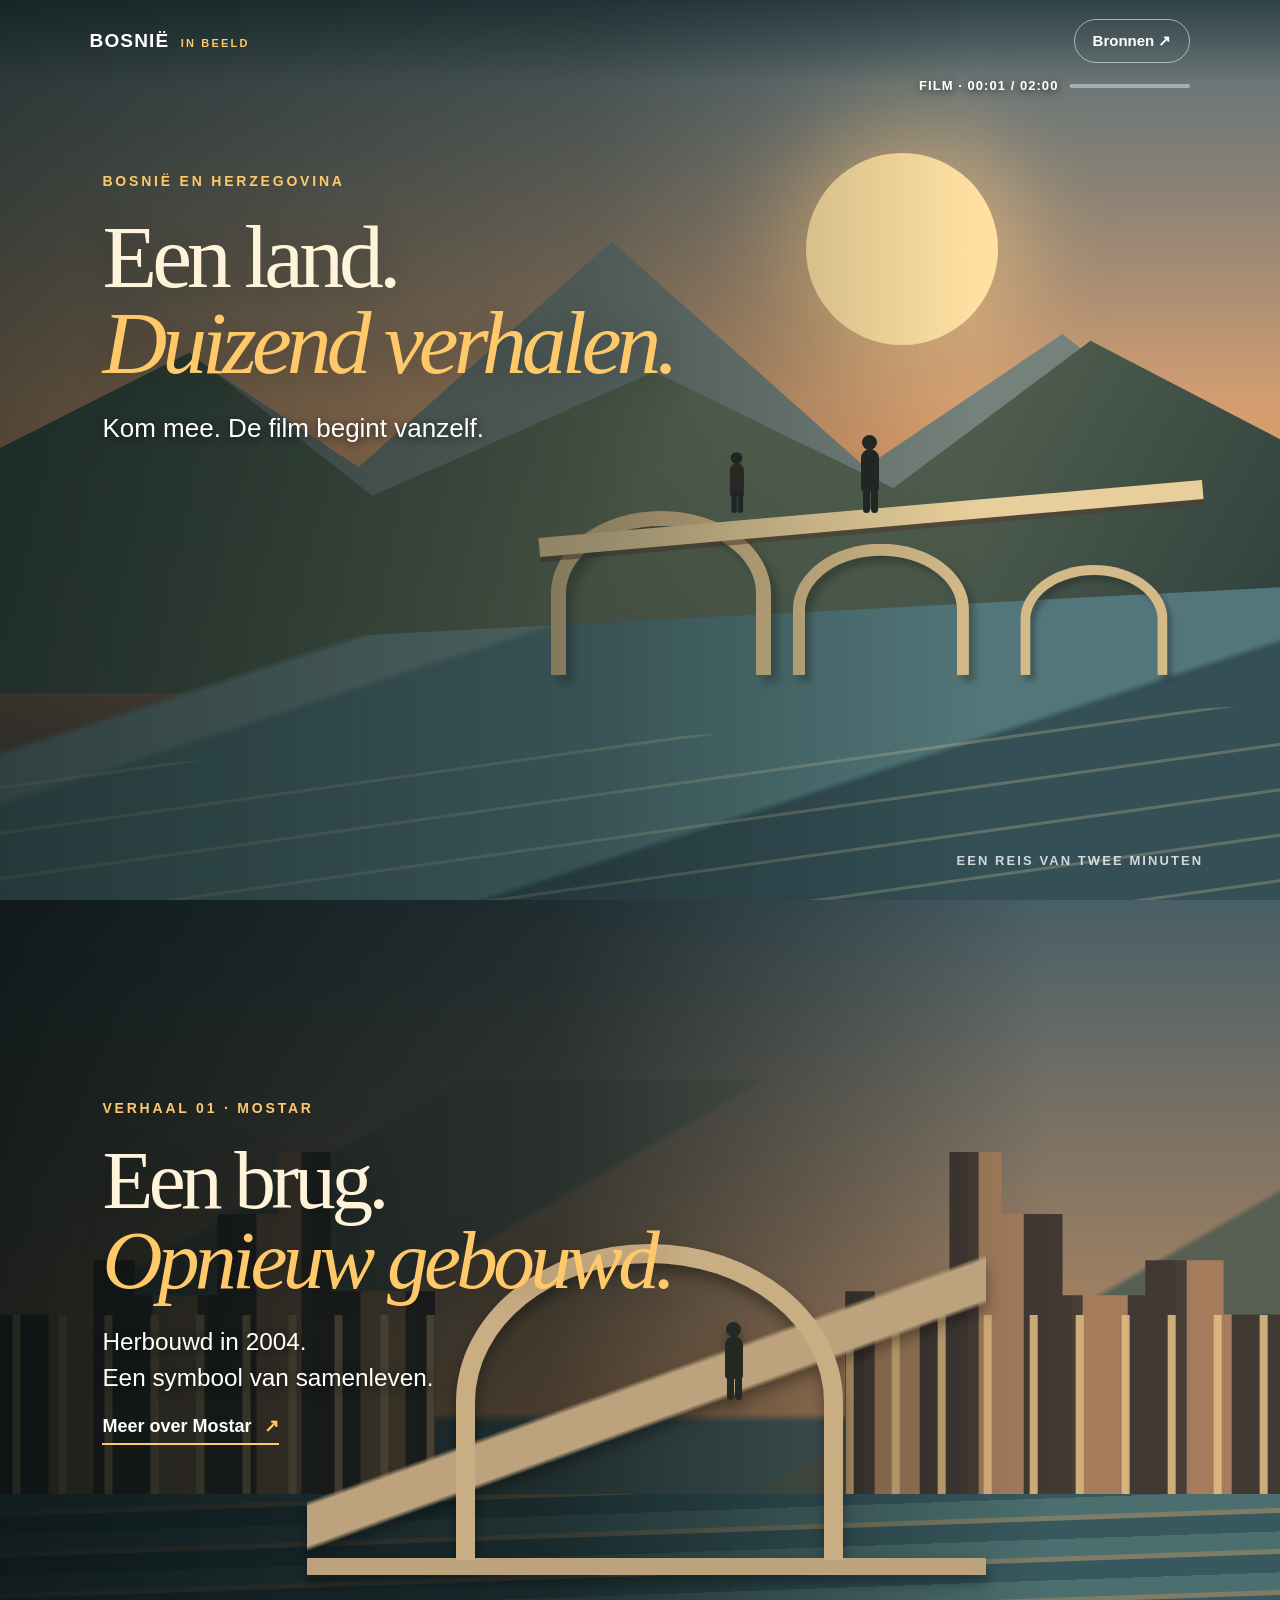
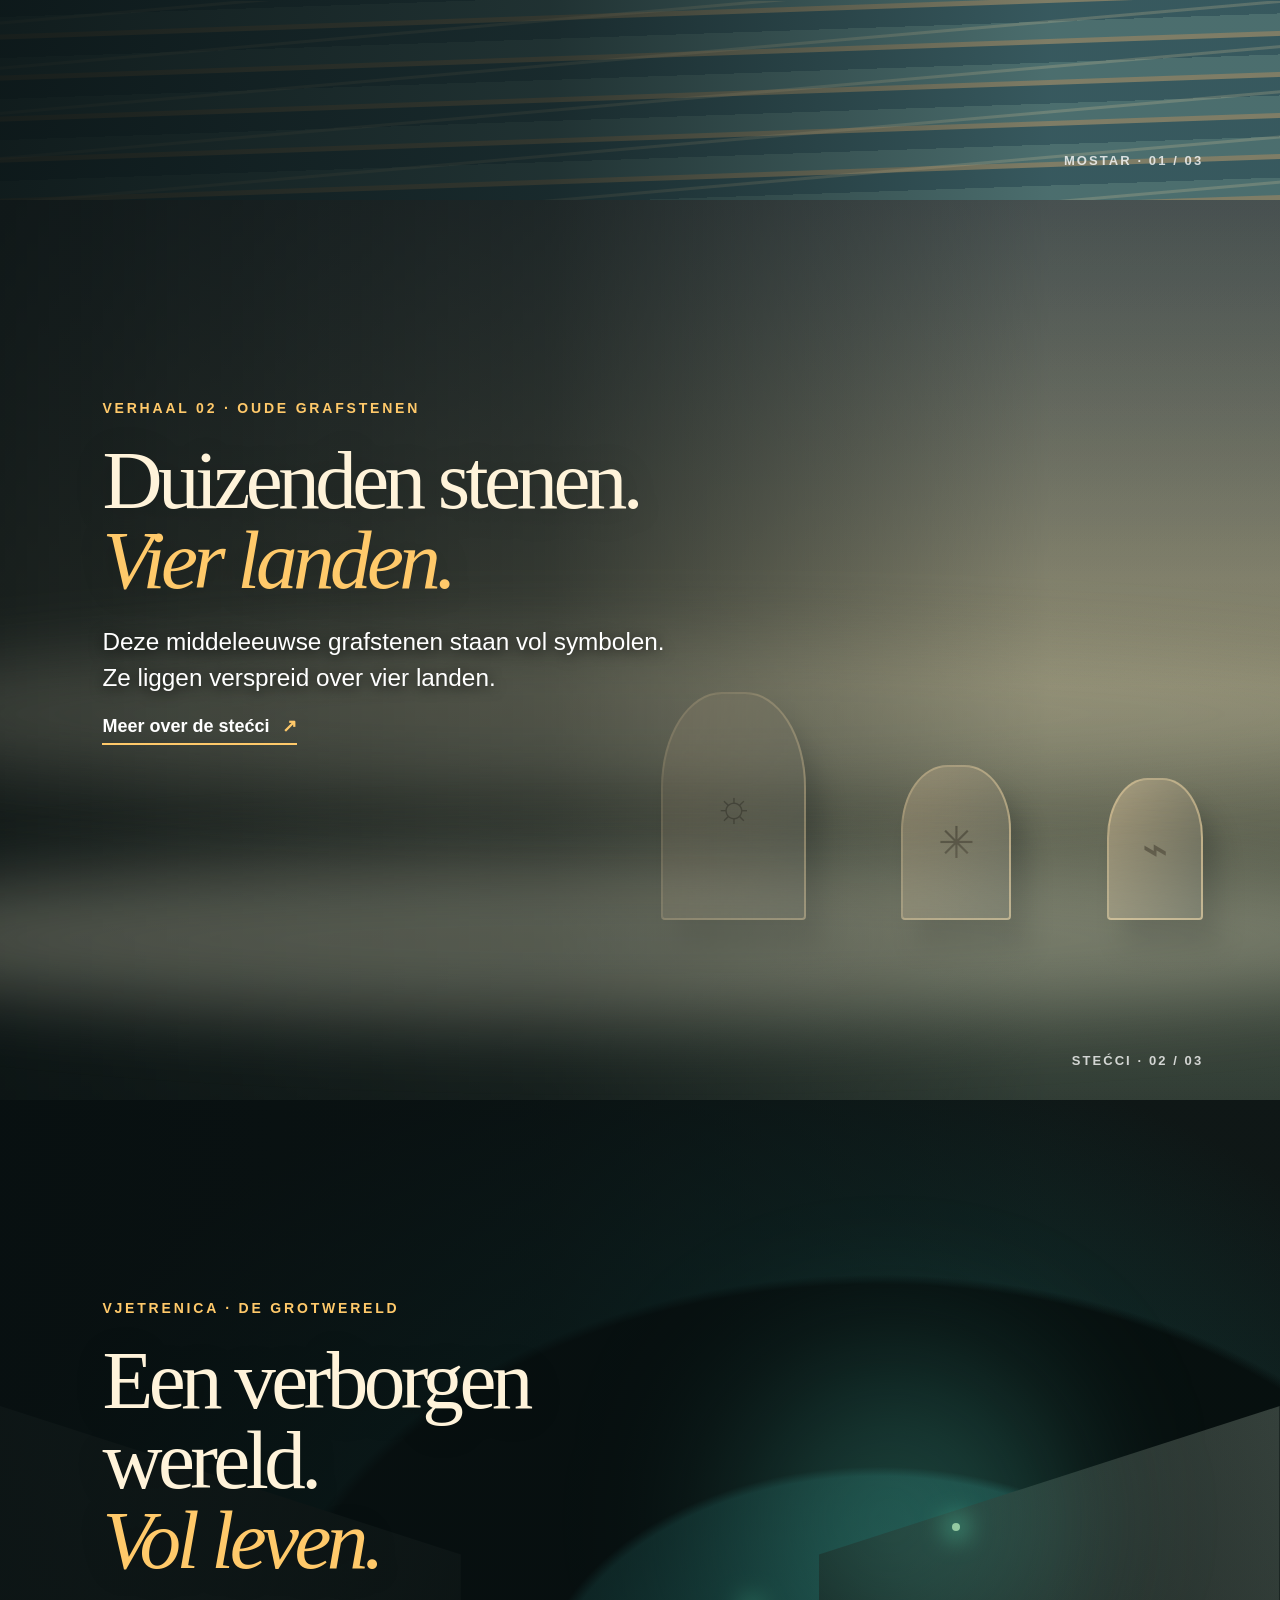
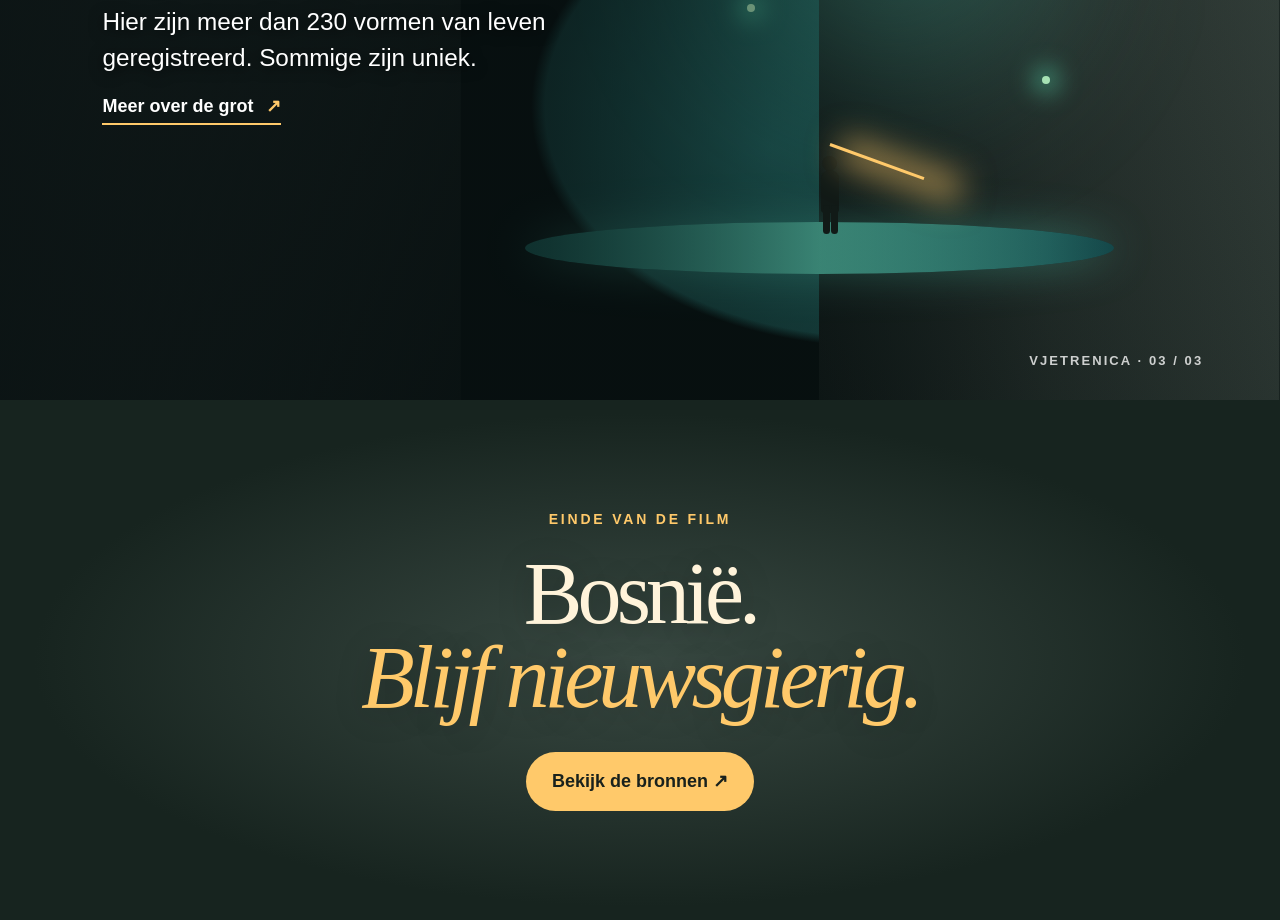
<file: index.html>
<!DOCTYPE html>
<html lang="nl">
<head>
    <meta charset="UTF-8">
    <meta name="viewport" content="width=device-width, initial-scale=1.0">
    <meta name="description" content="Een korte, filmische reis langs drie verrassende verhalen uit Bosnië en Herzegovina.">
    <title>Een andere kijk op Bosnië</title>
    <link rel="stylesheet" href="css/style.css">
</head>
<body>
    <header class="topbar">
        <a class="wordmark" href="index.html">BOSNIË <span>IN BEELD</span></a>
        <a class="sources-button" href="bronnen.html">Bronnen <span aria-hidden="true">↗</span></a>
    </header>
    <div class="film-status" aria-live="off">
        <span id="film-time">FILM · 00:00 / 02:00</span>
        <span class="progress-track"><span id="film-progress"></span></span>
    </div>

    <main>
        <section class="film-scene opening" id="start" aria-labelledby="opening-title">
            <div class="opening-sky"></div>
            <div class="sun"></div>
            <div class="mountain mountain-far"></div>
            <div class="mountain mountain-near"></div>
            <div class="river"></div>
            <div class="bridge">
                <span class="bridge-arch arch-one"></span><span class="bridge-arch arch-two"></span><span class="bridge-arch arch-three"></span>
                <span class="bridge-walkway"></span>
                <span class="traveller traveller-one"><i></i><b></b></span>
                <span class="traveller traveller-two"><i></i><b></b></span>
            </div>
            <div class="opening-copy">
                <p class="scene-label">BOSNIË EN HERZEGOVINA</p>
                <h1 id="opening-title">Een land.<br><em>Duizend verhalen.</em></h1>
                <p>Kom mee. De film begint vanzelf.</p>
            </div>
            <span class="film-credit">EEN REIS VAN TWEE MINUTEN</span>
            <span class="film-grain" aria-hidden="true"></span>
        </section>

        <section class="film-scene bridge-scene" id="brug" aria-labelledby="bridge-title">
            <div class="scene-backdrop">
                <div class="old-town town-left"></div>
                <div class="old-town town-right"></div>
                <div class="river-reflection"></div>
                <div class="stone-bridge">
                    <span></span>
                    <div class="figure figure-walking"><i></i><b></b></div>
                </div>
            </div>
            <div class="scene-copy">
                <p class="scene-label">VERHAAL 01 · MOSTAR</p>
                <h2 id="bridge-title">Een brug.<br><em>Opnieuw gebouwd.</em></h2>
                <p>Herbouwd in 2004.<br>Een symbool van samenleven.</p>
                <a class="source-link" href="bronnen.html#mostar">Meer over Mostar <span aria-hidden="true">↗</span></a>
            </div>
            <span class="film-credit">MOSTAR · 01 / 03</span>
            <span class="film-grain" aria-hidden="true"></span>
        </section>

        <section class="film-scene stones-scene" id="stenen" aria-labelledby="stones-title">
            <div class="mist mist-one"></div><div class="mist mist-two"></div>
            <div class="stone-field">
                <span class="stecci stecci-small">✳</span>
                <span class="stecci stecci-tall">☼</span>
                <span class="stecci stecci-wide">⌁</span>
            </div>
            <div class="scene-copy">
                <p class="scene-label">VERHAAL 02 · OUDE GRAFSTENEN</p>
                <h2 id="stones-title">Duizenden stenen.<br><em>Vier landen.</em></h2>
                <p>Deze middeleeuwse grafstenen staan vol symbolen.<br>Ze liggen verspreid over vier landen.</p>
                <a class="source-link" href="bronnen.html#stecci">Meer over de stećci <span aria-hidden="true">↗</span></a>
            </div>
            <span class="film-credit">STEĆCI · 02 / 03</span>
            <span class="film-grain" aria-hidden="true"></span>
        </section>

        <section class="film-scene cave-scene" id="grot" aria-labelledby="cave-title">
            <div class="cave-mouth"></div>
            <div class="cave-light"></div>
            <div class="cave-pool"></div>
            <div class="cave-rock rock-left"></div><div class="cave-rock rock-right"></div>
            <span class="cave-explorer"><i></i><b></b><em></em></span>
            <span class="firefly firefly-one"></span><span class="firefly firefly-two"></span><span class="firefly firefly-three"></span>
            <div class="scene-copy">
                    <p class="scene-label">VJETRENICA · DE GROTWERELD</p>
                    <h2 id="cave-title">Een verborgen wereld.<br><em>Vol leven.</em></h2>
                    <p>Hier zijn meer dan 230 vormen van leven geregistreerd. Sommige zijn uniek.</p>
                    <a class="source-link" href="bronnen.html#vjetrenica">Meer over de grot <span aria-hidden="true">↗</span></a>
            </div>
            <span class="film-credit">VJETRENICA · 03 / 03</span>
            <span class="film-grain" aria-hidden="true"></span>
        </section>

        <section class="end-card">
            <p class="scene-label">EINDE VAN DE FILM</p>
            <h2>Bosnië.<br><em>Blijf nieuwsgierig.</em></h2>
            <a class="end-button" href="bronnen.html">Bekijk de bronnen <span aria-hidden="true">↗</span></a>
        </section>
    </main>
    <script src="js/film.js" defer></script>
</body>
</html>
</file>
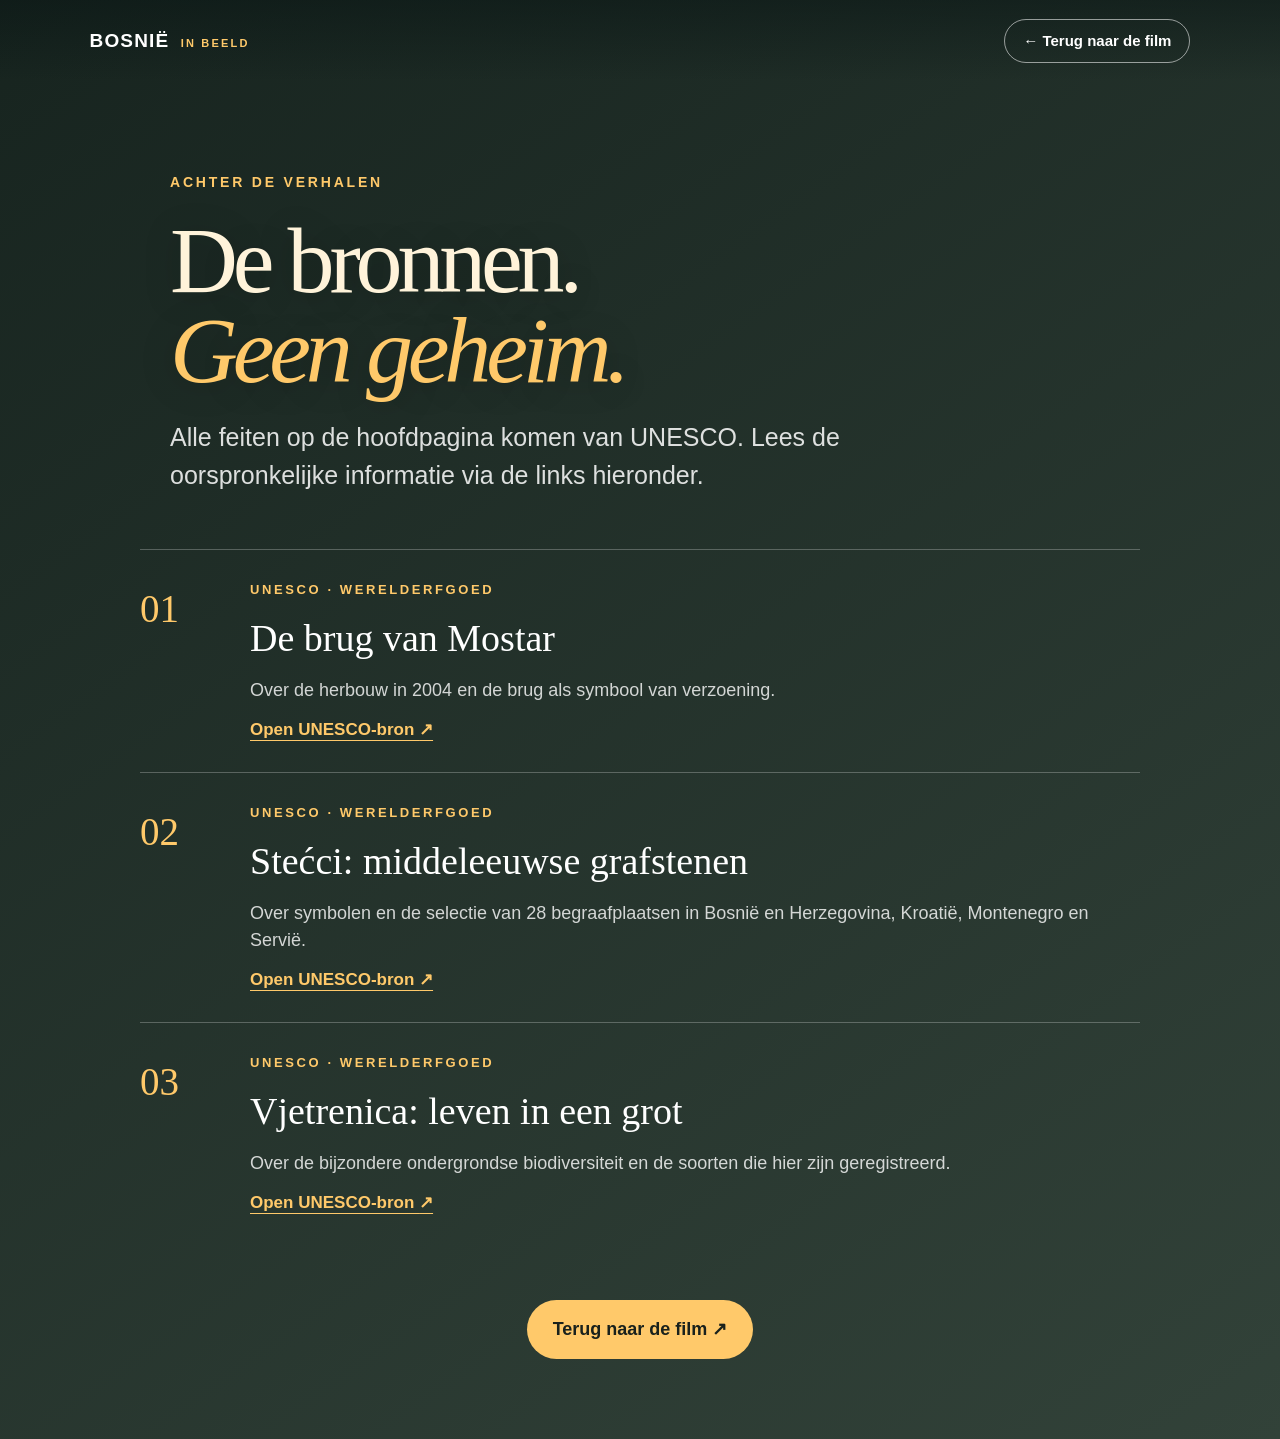
<file: bronnen.html>
<!DOCTYPE html>
<html lang="nl">
<head>
    <meta charset="UTF-8">
    <meta name="viewport" content="width=device-width, initial-scale=1.0">
    <meta name="description" content="De originele UNESCO-bronnen voor de verhalen op Bosnië in Beeld.">
    <title>Bronnen — Bosnië in Beeld</title>
    <link rel="stylesheet" href="css/style.css">
</head>
<body class="sources-page">
    <header class="topbar">
        <a class="wordmark" href="index.html">BOSNIË <span>IN BEELD</span></a>
        <a class="sources-button" href="index.html">← Terug naar de film</a>
    </header>
    <main>
        <section class="sources-heading">
            <p class="scene-label">ACHTER DE VERHALEN</p>
            <h1>De bronnen.<br><em>Geen geheim.</em></h1>
            <p>Alle feiten op de hoofdpagina komen van UNESCO. Lees de oorspronkelijke informatie via de links hieronder.</p>
        </section>
        <section class="sources-list" aria-label="Bronnen">
            <article class="source-card" id="mostar">
                <span class="source-number">01</span>
                <div>
                    <p class="scene-label">UNESCO · WERELDERFGOED</p>
                    <h2>De brug van Mostar</h2>
                    <p>Over de herbouw in 2004 en de brug als symbool van verzoening.</p>
                    <a href="https://whc.unesco.org/en/list/946/" target="_blank" rel="noopener noreferrer">Open UNESCO-bron <span aria-hidden="true">↗</span></a>
                </div>
            </article>
            <article class="source-card" id="stecci">
                <span class="source-number">02</span>
                <div>
                    <p class="scene-label">UNESCO · WERELDERFGOED</p>
                    <h2>Stećci: middeleeuwse grafstenen</h2>
                    <p>Over symbolen en de selectie van 28 begraafplaatsen in Bosnië en Herzegovina, Kroatië, Montenegro en Servië.</p>
                    <a href="https://whc.unesco.org/en/list/1504/" target="_blank" rel="noopener noreferrer">Open UNESCO-bron <span aria-hidden="true">↗</span></a>
                </div>
            </article>
            <article class="source-card" id="vjetrenica">
                <span class="source-number">03</span>
                <div>
                    <p class="scene-label">UNESCO · WERELDERFGOED</p>
                    <h2>Vjetrenica: leven in een grot</h2>
                    <p>Over de bijzondere ondergrondse biodiversiteit en de soorten die hier zijn geregistreerd.</p>
                    <a href="https://whc.unesco.org/en/list/1673/" target="_blank" rel="noopener noreferrer">Open UNESCO-bron <span aria-hidden="true">↗</span></a>
                </div>
            </article>
        </section>
        <a class="end-button" href="index.html">Terug naar de film <span aria-hidden="true">↗</span></a>
    </main>
</body>
</html>
</file>
<file: css/style.css>
:root {
    color-scheme: dark;
    --cream: #fff3da;
    --gold: #ffc96a;
    --ink: #17241f;
    --serif: Georgia, "Times New Roman", serif;
    --sans: "Segoe UI", Arial, sans-serif;
}

* { box-sizing: border-box; }

html { scroll-behavior: smooth; }

body {
    margin: 0;
    background: var(--ink);
    color: var(--cream);
    font-family: var(--sans);
    line-height: 1.5;
}

a { color: inherit; }
a:focus-visible { outline: 3px solid var(--gold); outline-offset: 5px; }

.topbar {
    height: 82px;
    padding: 0 7%;
    position: fixed;
    z-index: 20;
    inset: 0 0 auto;
    display: flex;
    align-items: center;
    justify-content: space-between;
    background: linear-gradient(180deg, rgba(8, 20, 19, .48), transparent);
}

.wordmark {
    color: white;
    font-size: 19px;
    font-weight: 900;
    letter-spacing: .06em;
    text-decoration: none;
}

.wordmark span { margin-left: 5px; color: var(--gold); font-size: 11px; letter-spacing: .2em; }

.sources-button {
    padding: 10px 18px;
    border: 1px solid rgba(255,255,255,.55);
    border-radius: 30px;
    color: white;
    font-size: 15px;
    font-weight: 700;
    text-decoration: none;
    transition: color .2s, background .2s;
}

.sources-button:hover { background: white; color: var(--ink); }

.film-status {
    position: fixed;
    z-index: 20;
    top: 76px;
    right: 7%;
    display: flex;
    align-items: center;
    gap: 12px;
    color: white;
    font-size: 13px;
    font-weight: 800;
    letter-spacing: .08em;
    text-shadow: 0 2px 8px rgba(0,0,0,.7);
}

.progress-track {
    width: 120px;
    height: 4px;
    overflow: hidden;
    border-radius: 4px;
    background: rgba(255,255,255,.4);
}

#film-progress {
    width: 0;
    height: 100%;
    display: block;
    background: var(--gold);
    transition: width 1s linear;
}

.film-scene {
    min-height: 620px;
    height: 100svh;
    max-height: 1050px;
    position: relative;
    overflow: hidden;
    isolation: isolate;
    scroll-margin-top: 0;
}

.opening {
    height: max(680px, 100svh);
    max-height: 1100px;
    background: linear-gradient(180deg, #667d86 0%, #e0a16e 50%, #574742 100%);
}

.opening::after {
    content: "";
    position: absolute;
    inset: 0;
    z-index: 3;
    background: linear-gradient(90deg, rgba(13,25,25,.66), rgba(13,25,25,.38) 46%, transparent 76%);
}

.opening-sky {
    position: absolute;
    inset: 0;
    background: linear-gradient(180deg, rgba(27,54,67,.22), transparent 44%, rgba(32,26,29,.28));
}

.sun {
    width: clamp(100px, 15vw, 205px);
    aspect-ratio: 1;
    position: absolute;
    top: 17%;
    right: 22%;
    border-radius: 50%;
    background: #ffe0a2;
    box-shadow: 0 0 90px 30px rgba(255,207,129,.45);
    animation: sunset 10s ease-in-out infinite alternate;
}

.mountain { position: absolute; right: -5%; bottom: 23%; left: -5%; }

.mountain-far {
    height: 57%;
    background: #75817b;
    clip-path: polygon(0 76%, 18% 34%, 30% 56%, 48% 12%, 66% 56%, 80% 30%, 100% 73%, 100% 100%, 0 100%);
    animation: distant-shift 20s ease-in-out infinite alternate;
}

.mountain-near {
    height: 43%;
    background: linear-gradient(120deg, #384c43, #64705a 50%, #293b39);
    clip-path: polygon(0 45%, 18% 12%, 31% 49%, 51% 17%, 68% 47%, 82% 9%, 100% 43%, 100% 100%, 0 100%);
}

.river {
    height: 37%;
    position: absolute;
    right: -5%;
    bottom: -6%;
    left: -5%;
    background: linear-gradient(165deg, transparent 0 16%, #728d8a 17% 23%, #527679 24% 58%, #344f55 59% 100%);
    transform: rotate(-3deg);
}

.river::after, .river-reflection::after {
    content: "";
    position: absolute;
    inset: 35% 0 0;
    background: repeating-linear-gradient(175deg, transparent 0 20px, rgba(255,228,175,.22) 21px 23px, transparent 24px 45px);
    animation: water-shimmer 4s ease-in-out infinite alternate;
}

.bridge {
    width: 52%;
    height: 210px;
    position: absolute;
    z-index: 2;
    right: 6%;
    bottom: 25%;
    animation: bridge-arrival 1.7s both;
}

.bridge-walkway {
    height: 19px;
    position: absolute;
    z-index: 3;
    top: 21%;
    right: 0;
    left: 0;
    background: #e8ce9a;
    transform: rotate(-5deg);
    box-shadow: 0 5px 0 rgba(87,58,43,.5);
}

.bridge-arch {
    width: 33%;
    height: 78%;
    position: absolute;
    bottom: 0;
    border: 15px solid #d5ba89;
    border-bottom: 0;
    border-radius: 100% 100% 0 0;
    filter: drop-shadow(7px 8px 4px rgba(23,26,28,.33));
}

.arch-one { left: 2%; }
.arch-two { left: 35%; transform: scale(.8); transform-origin: bottom; }
.arch-three { right: 0; transform: scale(.67); transform-origin: bottom; }

.traveller, .figure, .cave-explorer {
    width: 25px;
    height: 78px;
    position: absolute;
    z-index: 4;
    display: block;
    color: #242927;
    transform-origin: bottom center;
}

.traveller { top: -30px; left: 48%; animation: walk-across 8s linear infinite; }
.traveller-two { top: -30px; left: 28%; transform: scale(.78); animation: walk-across-two 11s linear infinite; }

.traveller i, .figure i, .cave-explorer i {
    width: 15px;
    height: 15px;
    position: absolute;
    top: 0;
    left: 5px;
    border-radius: 50%;
    background: currentColor;
}

.traveller b, .figure b, .cave-explorer b {
    width: 18px;
    height: 43px;
    position: absolute;
    top: 14px;
    left: 4px;
    border-radius: 12px 12px 5px 5px;
    background: currentColor;
}

.traveller b::before, .traveller b::after, .figure b::before, .figure b::after, .cave-explorer b::before, .cave-explorer b::after {
    content: "";
    width: 7px;
    height: 29px;
    position: absolute;
    top: 35px;
    left: 2px;
    border-radius: 8px;
    background: currentColor;
    transform-origin: top;
    animation: walking-legs .6s ease-in-out infinite alternate;
}

.traveller b::after, .figure b::after, .cave-explorer b::after { left: 10px; animation-delay: -.6s; }
.traveller-two b { background: #332d28; }

.opening-copy {
    width: min(660px, 68%);
    position: absolute;
    z-index: 5;
    top: 19%;
    left: 8%;
    animation: appear 1.2s .3s both;
}

.scene-label {
    margin: 0 0 22px;
    color: var(--gold);
    font-size: 14px;
    font-weight: 800;
    letter-spacing: .2em;
    line-height: 1.5;
}

.opening h1, .scene-copy h2, .sources-heading h1, .end-card h2 {
    margin: 0;
    font-family: var(--serif);
    font-size: clamp(56px, 7vw, 94px);
    font-weight: 400;
    letter-spacing: -.055em;
    line-height: .96;
    text-shadow: 0 4px 35px rgba(0,0,0,.24);
}

.opening h1 em, .scene-copy h2 em, .sources-heading h1 em, .end-card h2 em { color: var(--gold); font-weight: 400; }
.opening-copy > p:not(.scene-label) { max-width: 520px; margin: 23px 0 24px; color: white; font-size: clamp(22px, 2.1vw, 26px); text-shadow: 0 2px 10px rgba(0,0,0,.75); }
.scroll-link { display: inline-flex; gap: 15px; align-items: center; color: white; font-size: 19px; font-weight: 800; text-decoration: none; }
.scroll-link span { display: inline-grid; width: 37px; height: 37px; place-items: center; border: 1px solid rgba(255,255,255,.75); border-radius: 50%; animation: bob 1.5s ease-in-out infinite; }

.film-credit {
    position: absolute;
    z-index: 8;
    right: 6%;
    bottom: 30px;
    color: rgba(255,255,255,.78);
    font-size: 13px;
    font-weight: 800;
    letter-spacing: .16em;
}

.film-grain {
    position: absolute;
    z-index: 7;
    inset: 0;
    pointer-events: none;
    opacity: .08;
    background: repeating-linear-gradient(0deg, transparent 0 5px, rgba(255,255,255,.1) 6px, transparent 7px);
    animation: grain-drift .7s steps(2) infinite;
}

.bridge-scene::after, .stones-scene::after, .cave-scene::after {
    content: "";
    position: absolute;
    z-index: 3;
    inset: 0;
    pointer-events: none;
    background: linear-gradient(90deg, rgba(7,15,16,.88), rgba(7,15,16,.68) 43%, rgba(7,15,16,.12) 82%);
}

.bridge-scene { background: linear-gradient(120deg, #684f46, #9e6d51 55%, #3b5555); }
.scene-backdrop { position: absolute; inset: 0; overflow: hidden; background: linear-gradient(180deg,#526a73 0%,#d19a6c 57%,#566d6c 58%); }
.scene-backdrop::before { content: ""; position: absolute; inset: 20% 0 0; background: linear-gradient(150deg, transparent 0 18%, #6f7569 18.5% 30%, transparent 30.5% 58%, #626b5c 58.5% 77%, transparent 77.5%); }
.old-town { width: 34%; height: 43%; position: absolute; bottom: 29%; background: repeating-linear-gradient(90deg, #493e38 0 48px, #ba8c67 49px 93px, #53443c 94px 104px); clip-path: polygon(0 42%, 13% 42%, 13% 28%, 31% 28%, 31% 37%, 50% 37%, 50% 16%, 64% 16%, 64% 0, 76% 0, 76% 36%, 100% 36%, 100% 100%, 0 100%); box-shadow: inset 0 -18px rgba(0,0,0,.24); }
.town-left { left: 0; animation: city-glow 5s ease-in-out infinite alternate; }
.town-right { right: 0; transform: scaleX(-1); }
.old-town::after { content: ""; position: absolute; inset: 42% 0 0; background: repeating-linear-gradient(90deg, transparent 0 12px, rgba(255,213,147,.88) 13px 20px, transparent 21px 46px); }
.river-reflection { height: 34%; position: absolute; right: 0; bottom: 0; left: 0; background: repeating-linear-gradient(178deg,#557b7b 0 17px,#8f8c72 18px 22px,#3e6369 23px 41px); animation: water-shimmer 4s ease-in-out infinite alternate; }
.stone-bridge { width: 53%; height: 37%; position: absolute; z-index: 4; bottom: 25%; left: 24%; border-bottom: 17px solid #bca27d; background: linear-gradient(160deg, transparent 0 46%, #bca27d 47% 54%, transparent 55%); filter: drop-shadow(0 8px 7px rgba(0,0,0,.35)); }
.stone-bridge > span { width: 57%; height: 100%; position: absolute; bottom: -2px; left: 22%; border: 19px solid #c9ad83; border-bottom: 0; border-radius: 100% 100% 0 0; }
.figure-walking { bottom: 50%; left: 61%; color: #242923; animation: walk-in-place 2s ease-in-out infinite; }
.scene-copy { width: min(600px, 56%); position: absolute; z-index: 6; top: 22%; left: 8%; animation: appear 1s both; }
.scene-copy h2 { font-size: clamp(54px, 6.5vw, 86px); }
.scene-copy > p:not(.scene-label) { max-width: 570px; margin: 23px 0 16px; color: white; font-size: clamp(21px, 1.9vw, 25px); line-height: 1.5; text-shadow: 0 2px 14px rgba(0,0,0,.8); }
.source-link { display: inline-block; padding-bottom: 3px; border-bottom: 2px solid var(--gold); color: white; font-size: 18px; font-weight: 800; text-decoration: none; }
.source-link span { padding-left: 8px; color: var(--gold); }

.stones-scene { background: linear-gradient(180deg,#606968,#a09b7d 54%,#526052); }
.stones-scene::before { content: ""; position: absolute; inset: 0; background: linear-gradient(180deg,rgba(18,30,31,.2),transparent 42%,rgba(15,26,24,.4)); }
.stone-field { position: absolute; inset: 0; overflow: hidden; }
.stecci { position: absolute; bottom: 20%; display: grid; place-items: center; border: 2px solid rgba(246,219,168,.64); border-radius: 42% 42% 4px 4px; background: linear-gradient(125deg,#b8aa87,#6a6f60); box-shadow: 16px 27px 25px rgba(25,34,30,.3); color: #645e4b; font-size: 44px; animation: stone-rise 1.5s both, stone-breathe 6s ease-in-out infinite alternate; }
.stecci-small { width: 110px; height: 155px; right: 21%; animation-delay: .2s, -1s; }
.stecci-tall { width: 145px; height: 228px; right: 37%; animation-delay: .1s, -4s; }
.stecci-wide { width: 96px; height: 142px; right: 6%; animation-delay: .4s, -2s; }
.mist { height: 160px; position: absolute; z-index: 4; right: -15%; bottom: 9%; left: -15%; border-radius: 50%; background: rgba(228,225,199,.28); filter: blur(35px); }
.mist-one { animation: mist-drift 14s ease-in-out infinite alternate; }
.mist-two { bottom: 34%; opacity: .6; animation: mist-drift 20s ease-in-out infinite alternate-reverse; }
.stones-scene .scene-copy { top: 22%; }

.cave-scene { background: radial-gradient(ellipse at 60% 72%,#236c67,#112e2c 46%,#101817 78%); }
.cave-mouth { position: absolute; inset: -8%; background: radial-gradient(ellipse at 66% 65%,transparent 0 24%,#07100f 25% 44%,transparent 45%); }
.cave-rock { width: 36%; height: 66%; position: absolute; bottom: 0; background: linear-gradient(110deg,#3b4741,#111a18); clip-path: polygon(0 0,100% 25%,100% 100%,0 100%); }
.rock-left { left: 0; }
.rock-right { right: 0; transform: scaleX(-1); }
.cave-light { width: 320px; height: 320px; position: absolute; z-index: 1; top: 29%; right: 18%; border-radius: 50%; background: rgba(89,219,192,.35); filter: blur(80px); animation: cave-pulse 4s ease-in-out infinite alternate; }
.cave-pool { width: 46%; height: 52px; position: absolute; z-index: 2; right: 13%; bottom: 14%; border-radius: 50%; background: linear-gradient(90deg,#217a70,#58cab0,#164f51); box-shadow: 0 0 45px rgba(89,219,192,.4); animation: pool-glow 3s ease-in-out infinite alternate; }
.cave-explorer { width: 28px; height: 91px; z-index: 4; right: 34%; bottom: 17%; color: #111a17; animation: explorer-look 5s ease-in-out infinite; }
.cave-explorer em { width: 100px; height: 3px; position: absolute; top: -13px; left: 13px; background: var(--gold); box-shadow: 25px 0 32px 13px rgba(255,201,106,.55); transform: rotate(20deg); transform-origin: left center; animation: flashlight 5s ease-in-out infinite; }
.firefly { width: 8px; height: 8px; position: absolute; z-index: 3; border-radius: 50%; background: #bdffcb; box-shadow: 0 0 24px 7px rgba(103,255,203,.7); animation: firefly-float 5s ease-in-out infinite alternate; }
.firefly-one { top: 47%; right: 25%; }
.firefly-two { top: 64%; right: 18%; animation-delay: -2s; }
.firefly-three { top: 56%; right: 41%; animation-delay: -3.2s; }
.cave-scene .scene-copy { top: 22%; }

.end-card {
    min-height: 520px;
    padding: 90px 8%;
    position: relative;
    display: flex;
    flex-direction: column;
    align-items: center;
    justify-content: center;
    background: radial-gradient(ellipse at center,#394942,#17241f 67%);
    text-align: center;
}

.end-card h2 { font-size: clamp(50px, 7vw, 88px); }
.end-button { margin-top: 32px; padding: 16px 26px; border-radius: 40px; background: var(--gold); color: #19211c; font-size: 18px; font-weight: 900; text-decoration: none; transition: transform .2s, background .2s; }
.end-button:hover { transform: translateY(-4px); background: #ffdc97; }
.back-to-top { margin-top: 23px; color: white; font-size: 16px; text-decoration-thickness: 1px; text-underline-offset: 5px; }

.sources-page { min-height: 100vh; background: linear-gradient(145deg,#17241f,#324239); }
.sources-page .topbar { position: relative; }
.sources-heading { max-width: 1000px; margin: 90px auto 55px; padding: 0 30px; }
.sources-heading h1 { font-size: clamp(58px, 8vw, 94px); }
.sources-heading > p:last-child { max-width: 760px; margin-top: 24px; color: rgba(255,255,255,.85); font-size: clamp(19px, 2.3vw, 25px); }
.sources-list { width: min(1000px, 88%); margin: 0 auto 55px; }
.source-card { padding: 30px 0; display: grid; grid-template-columns: 90px 1fr; gap: 20px; border-top: 1px solid rgba(255,255,255,.25); scroll-margin-top: 24px; }
.source-number { color: var(--gold); font-family: var(--serif); font-size: 39px; }
.source-card .scene-label { margin-bottom: 10px; font-size: 13px; }
.source-card h2 { margin: 0; color: white; font-family: var(--serif); font-size: clamp(27px, 3.4vw, 38px); font-weight: 400; }
.source-card p:not(.scene-label) { margin: 10px 0 13px; color: rgba(255,255,255,.8); font-size: 18px; }
.source-card a { color: var(--gold); font-size: 17px; font-weight: 800; text-decoration-thickness: 1px; text-underline-offset: 5px; }
.sources-page main > .end-button { display: table; margin: 0 auto 80px; }

@keyframes appear { from { opacity: 0; transform: translateY(28px); } to { opacity: 1; transform: translateY(0); } }
@keyframes sunset { from { transform: translateY(12px); } to { transform: translateY(-15px); } }
@keyframes distant-shift { from { transform: translateX(1%); } to { transform: translateX(-1%); } }
@keyframes bridge-arrival { from { opacity: 0; transform: translateY(35px) scale(.96); } to { opacity: 1; transform: translateY(0) scale(1); } }
@keyframes walk-across { from { transform: translateX(-20px); } to { transform: translateX(220px); } }
@keyframes walk-across-two { from { transform: translateX(-80px) scale(.78); } to { transform: translateX(180px) scale(.78); } }
@keyframes walk-in-place { 50% { transform: translateY(-2px) rotate(1deg); } }
@keyframes walking-legs { to { transform: rotate(22deg); } }
@keyframes water-shimmer { from { opacity: .4; transform: translateX(-2%); } to { opacity: .8; transform: translateX(2%); } }
@keyframes city-glow { from { filter: brightness(.9); } to { filter: brightness(1.13); } }
@keyframes stone-rise { from { opacity: 0; transform: translateY(55px); } to { opacity: 1; transform: translateY(0); } }
@keyframes stone-breathe { from { filter: brightness(.85); } to { filter: brightness(1.08); } }
@keyframes mist-drift { from { transform: translateX(-8%); } to { transform: translateX(8%); } }
@keyframes cave-pulse { from { opacity: .48; transform: scale(.9); } to { opacity: .9; transform: scale(1.14); } }
@keyframes pool-glow { from { filter: brightness(.75); } to { filter: brightness(1.35); } }
@keyframes explorer-look { 0%, 100% { transform: rotate(-3deg); } 50% { transform: rotate(5deg); } }
@keyframes flashlight { 0%, 100% { transform: rotate(12deg); } 50% { transform: rotate(-20deg); } }
@keyframes firefly-float { from { transform: translate(0,0); opacity: .3; } to { transform: translate(-24px,-38px); opacity: 1; } }
@keyframes bob { 50% { transform: translateY(6px); } }
@keyframes grain-drift { 50% { transform: translateY(2px); } }

@media (max-width: 700px) {
    .topbar { height: 70px; padding: 0 6%; }
    .wordmark { font-size: 16px; }
    .wordmark span { font-size: 9px; }
    .sources-button { padding: 8px 14px; font-size: 14px; }
    .film-scene { min-height: 660px; height: 100svh; max-height: 900px; }
    .opening { height: 100svh; min-height: 740px; }
    .opening-copy { width: 88%; top: 19%; left: 6%; }
    .opening h1 { font-size: clamp(54px, 13vw, 83px); }
    .opening-copy > p:not(.scene-label) { max-width: 90%; font-size: 20px; }
    .scene-label { font-size: 13px; letter-spacing: .14em; }
    .sun { top: 36%; right: 15%; width: 110px; }
    .mountain { bottom: 20%; }
    .mountain-far { height: 38%; }
    .mountain-near { height: 30%; }
    .river { height: 31%; }
    .bridge { width: 84%; height: 155px; right: -13%; bottom: 19%; }
    .bridge-arch { border-width: 10px; }
    .bridge-walkway { height: 13px; }
    .traveller { transform: scale(.75); }
    .traveller-two { transform: scale(.61); }
    .film-credit { right: 6%; bottom: 19px; font-size: 11px; }
    .scene-copy, .stones-scene .scene-copy, .cave-scene .scene-copy { width: 90%; top: 17%; left: 6%; }
    .scene-copy h2 { max-width: 92%; font-size: clamp(47px, 11vw, 72px); }
    .scene-copy > p:not(.scene-label) { max-width: 92%; font-size: 20px; }
    .source-link { font-size: 17px; }
    .scene-backdrop { background: linear-gradient(180deg,#526a73 0%,#d19a6c 45%,#566d6c 46%); }
    .old-town { width: 47%; height: 32%; bottom: 24%; }
    .stone-bridge { width: 82%; height: 28%; bottom: 22%; left: 9%; }
    .stone-bridge span { border-width: 12px; }
    .stecci { bottom: 14%; }
    .stecci-small { right: 10%; transform: scale(.7); }
    .stecci-tall { right: 39%; transform: scale(.74); }
    .stecci-wide { right: -2%; transform: scale(.6); }
    .mist { bottom: 5%; }
    .cave-scene { background: radial-gradient(ellipse at 55% 75%,#236c67,#112e2c 43%,#101817 75%); }
    .cave-light { width: 220px; height: 220px; top: 44%; right: 8%; }
    .cave-pool { width: 70%; right: 5%; bottom: 12%; }
    .cave-explorer { right: 30%; bottom: 14%; }
    .end-card { min-height: 470px; padding: 65px 6%; }
    .end-card h2 { font-size: clamp(46px, 10vw, 68px); }
    .end-button { font-size: 16px; }
    .sources-heading { margin: 60px auto 40px; padding: 0 7%; }
    .sources-heading h1 { font-size: clamp(54px, 12vw, 78px); }
    .sources-heading > p:last-child { font-size: 19px; }
    .source-card { grid-template-columns: 48px 1fr; gap: 10px; padding: 23px 0; }
    .source-number { font-size: 30px; }
    .source-card p:not(.scene-label) { font-size: 17px; }
    .sources-page main > .end-button { margin-bottom: 55px; }
}

@media (prefers-reduced-motion: reduce) {
    *, *::before, *::after { scroll-behavior: auto !important; animation-duration: .01ms !important; animation-iteration-count: 1 !important; transition-duration: .01ms !important; }
}

@media (prefers-reduced-motion: no-preference) {
    .film-scene:not(.is-current) *, .film-scene:not(.is-current)::before, .film-scene:not(.is-current)::after {
        animation-play-state: paused !important;
    }
}
</file>
